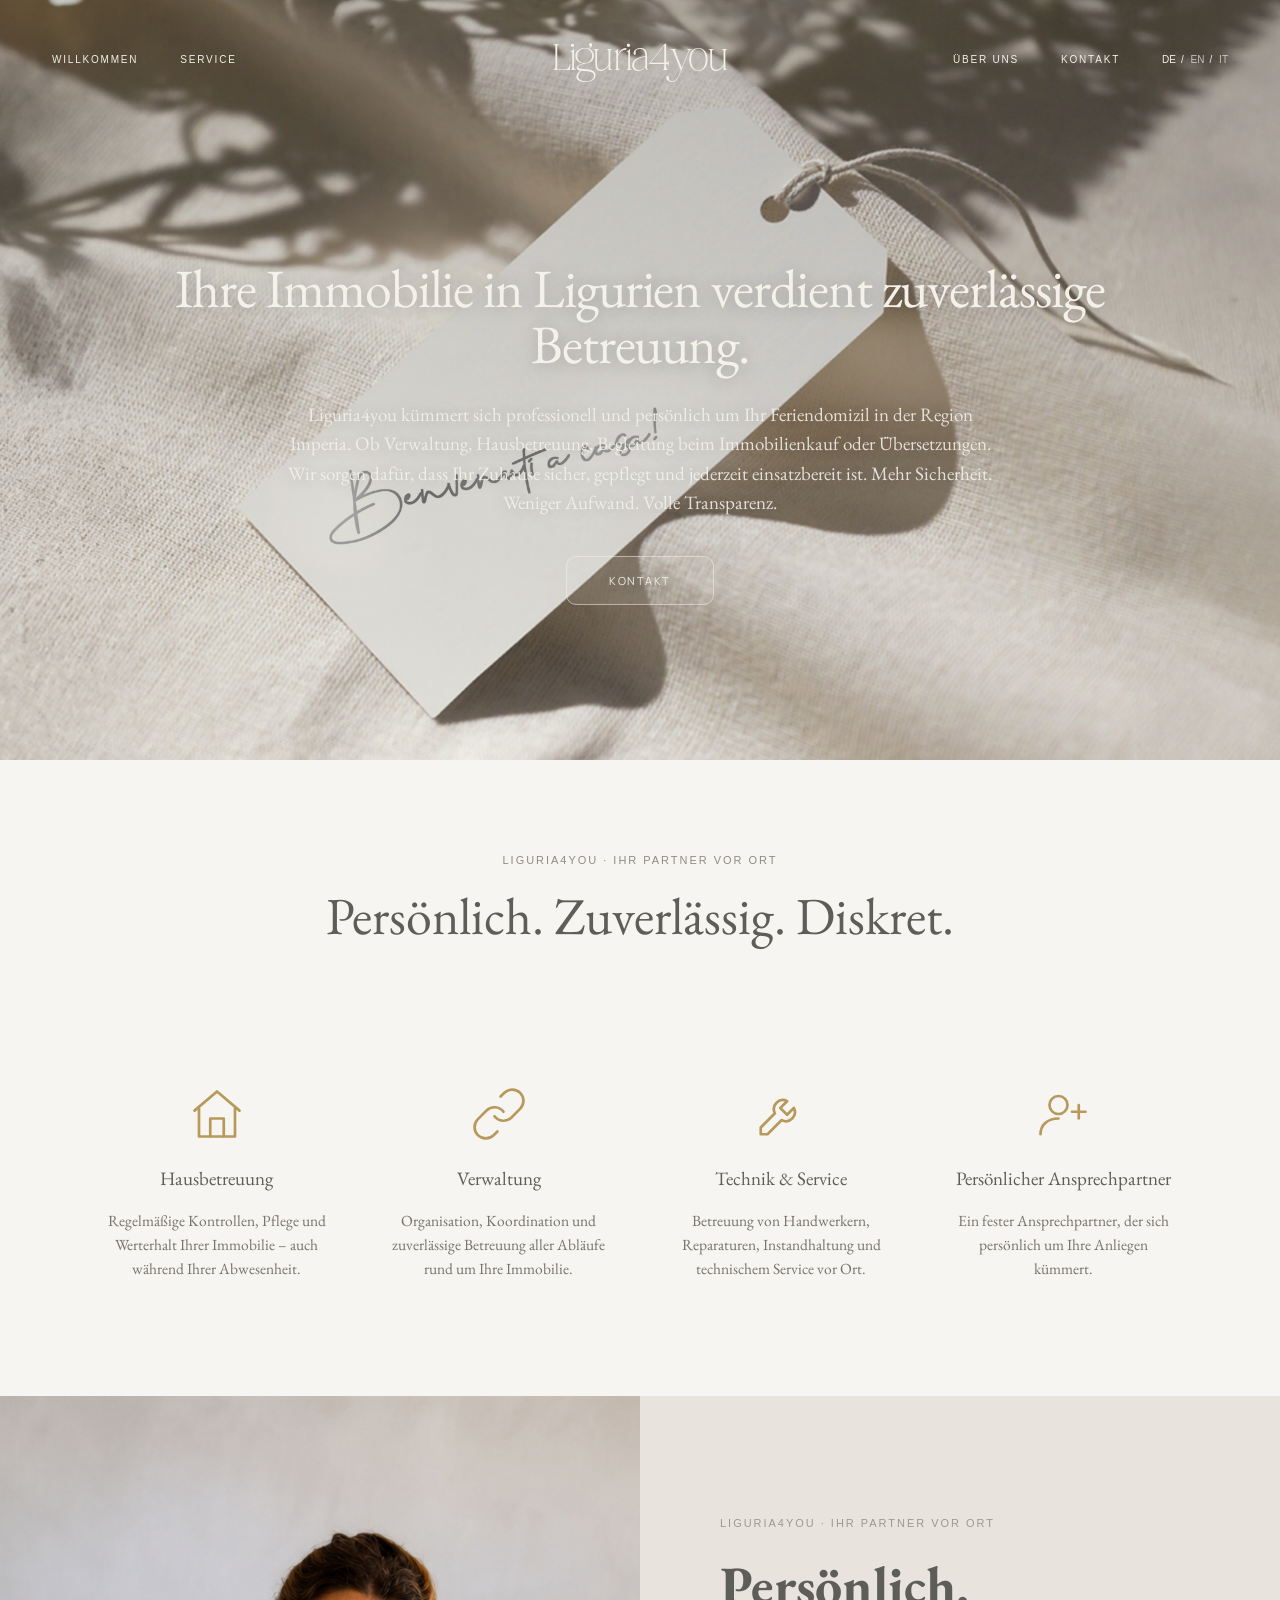
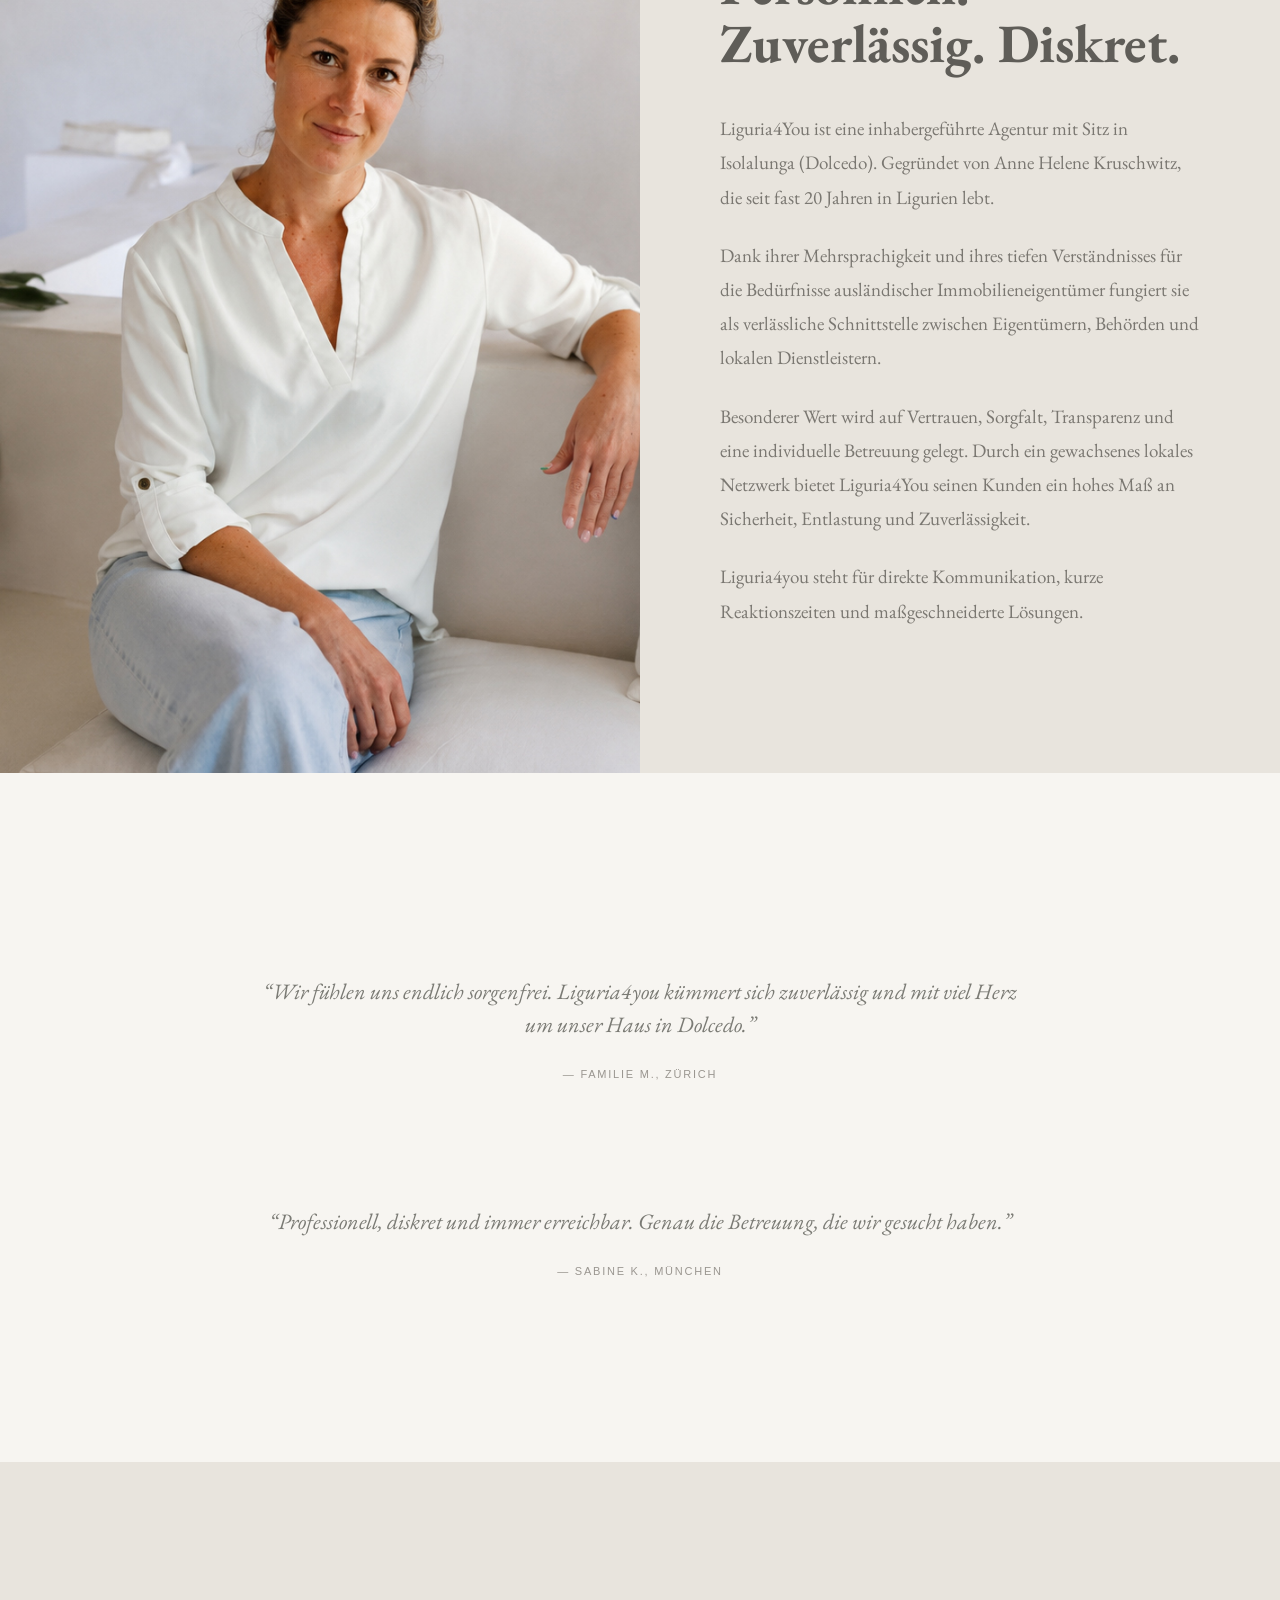
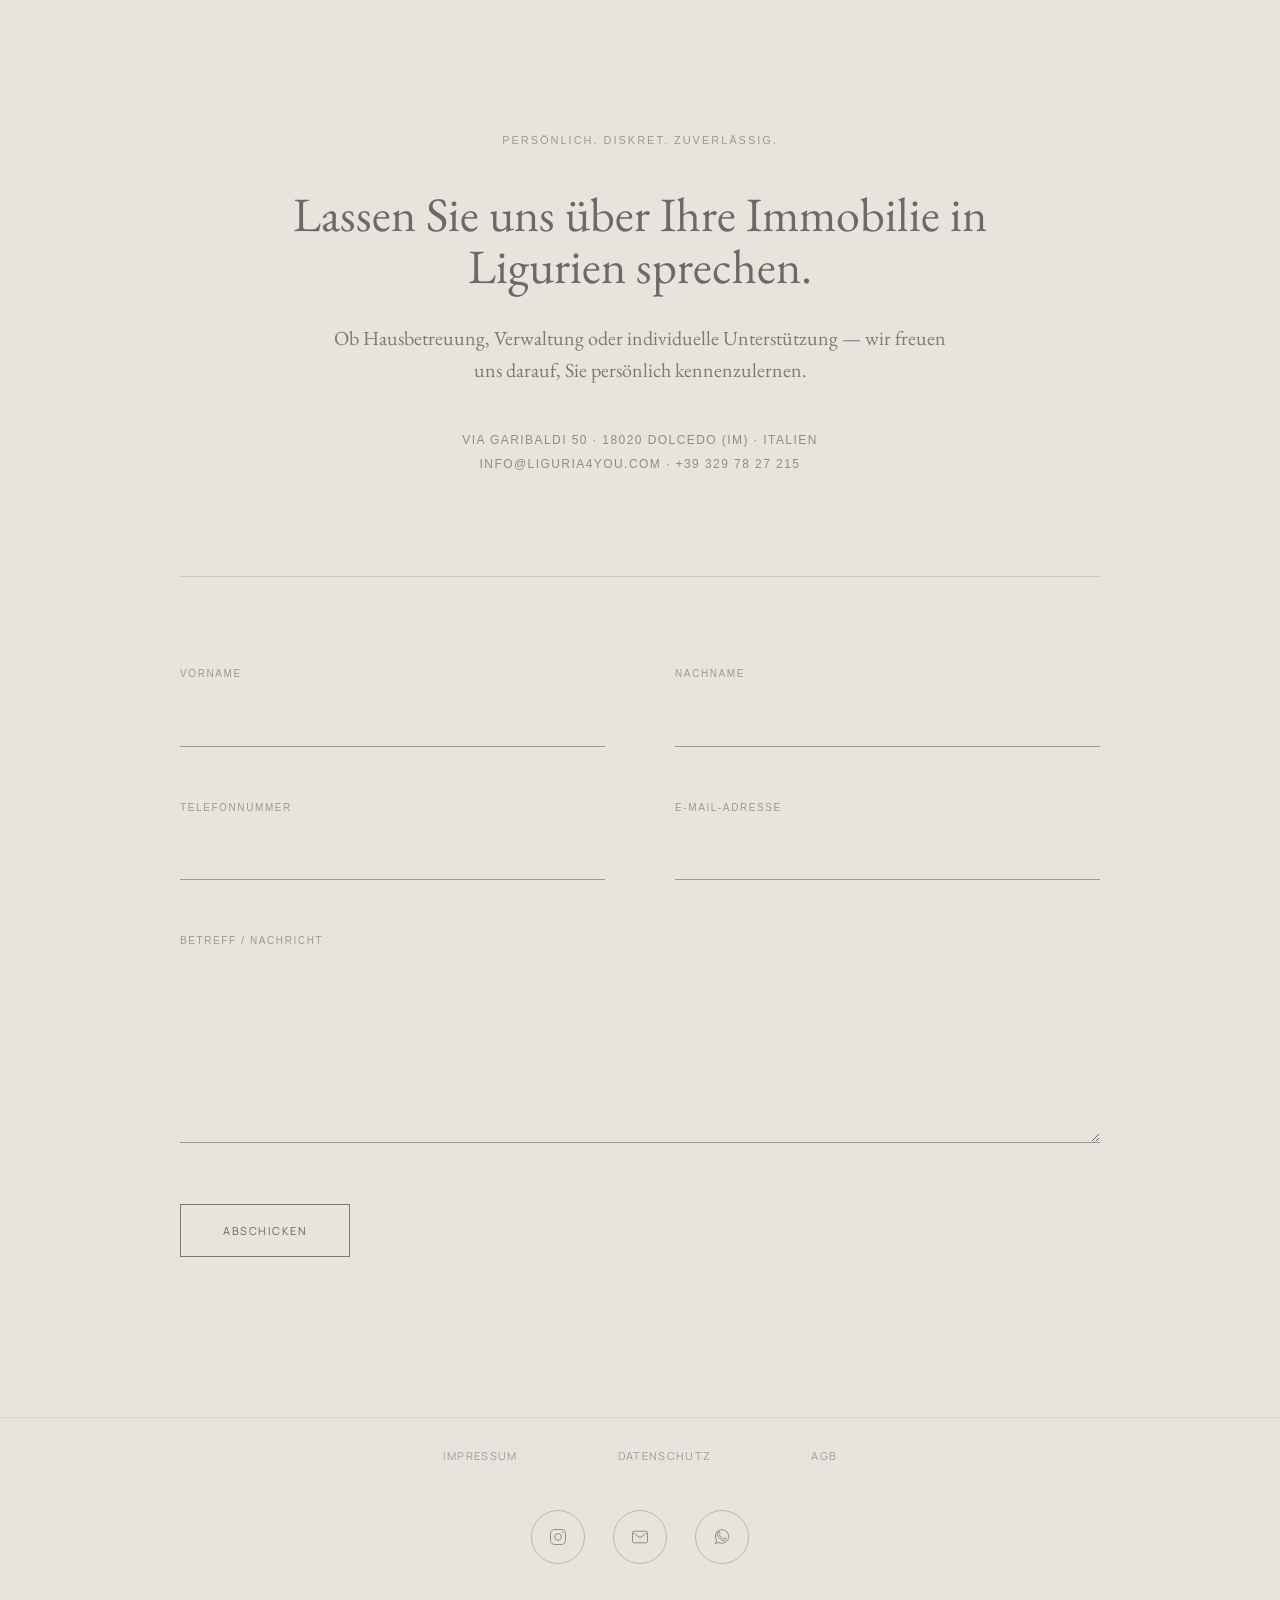
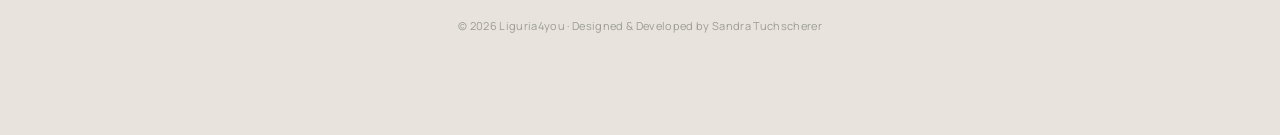
<file: index.html>
<!doctype html>
<html lang="de">
<head>
  <link
  rel="stylesheet"
  href="https://cdnjs.cloudflare.com/ajax/libs/font-awesome/6.5.1/css/all.min.css"
/>
  <meta charset="utf-8" />
  <meta name="viewport" content="width=device-width, initial-scale=1" />
  <title>Liguria4you</title>
  <meta name="description" content="Professionelle Betreuung Ihrer Immobilie in Ligurien." />
  <link rel="preconnect" href="https://fonts.googleapis.com">
  <link rel="preconnect" href="https://fonts.gstatic.com" crossorigin>
  <link href="https://fonts.googleapis.com/css2?family=EB+Garamond:ital,wght@0,400;0,500;1,400&family=Manrope:wght@300;400;500;600&display=swap" rel="stylesheet">
  <link rel="stylesheet" href="style.css" />
</head>
<body>
  <header class="hero" id="home">
     <nav class="nav">
      <div class="nav-left">
        <a href="#home" data-i18n="navWelcome">Willkommen</a>
        <a href="#service" data-i18n="navService">Service</a>
      </div>
      <a class="brand" href="#home">Liguria4you</a>
      <div class="nav-right">
        <a href="#about" data-i18n="navAbout">Über uns</a>
        <a href="#contact" data-i18n="navContact">Kontakt</a>
        <div class="language-switch">
          <button type="button" data-lang="de" class="active">DE</button><span>/</span>
          <button type="button" data-lang="en">EN</button><span>/</span>
          <button type="button" data-lang="it">IT</button>
        </div>
      </div>
    </nav>


    <div class="hero-content">
      <h1 data-i18n="heroTitle">Ihre Immobilie in Ligurien verdient zuverlässige Betreuung.</h1>
      <p data-i18n="heroText">Liguria4you kümmert sich professionell und persönlich um Ihr Feriendomizil in der Region Imperia. Ob Verwaltung, Hausbetreuung, Begleitung beim Immobilienkauf oder Übersetzungen. Wir sorgen dafür, dass Ihr Zuhause sicher, gepflegt und jederzeit einsatzbereit ist. Mehr Sicherheit. Weniger Aufwand. Volle Transparenz.</p>
      <a class="button ghost" href="#contact" data-i18n="heroButton">Kontakt</a>
    </div>
  </header>

  <main>
<section class="services" id="service">

<div class="services-intro">
  <h2>
    <span class="services-kicker">LIGURIA4YOU · IHR PARTNER VOR ORT</span>
    Persönlich. Zuverlässig. Diskret.
  </h2>
</div>

  <article>
    <div class="service-icon">
      <!-- Haus -->
      <svg xmlns="http://www.w3.org/2000/svg" width="40" height="40"
        viewBox="0 0 24 24" fill="none" stroke="#B79A5B"
        stroke-width="1.2" stroke-linecap="round" stroke-linejoin="round">
        <path d="M2 10.5L12 2l10 8.5"/>
        <path d="M4 9.5V22h16V9.5"/>
        <path d="M9 22v-8h6v8"/>
      </svg>
    </div>

    <h3>Hausbetreuung</h3>

    <p>
      Regelmäßige Kontrollen, Pflege und Werterhalt Ihrer Immobilie –
      auch während Ihrer Abwesenheit.
    </p>
  </article>

  <article>
    <div class="service-icon">
      <!-- Verwaltung -->
      <svg xmlns="http://www.w3.org/2000/svg" width="40" height="40"
        viewBox="0 0 24 24" fill="none" stroke="#B79A5B"
        stroke-width="1.2" stroke-linecap="round" stroke-linejoin="round">
        <path d="M10 13a5 5 0 0 0 7.54.54l3.92-3.92a5 5 0 0 0-7.07-7.07L12.7 4.25"/>
        <path d="M14 11a5 5 0 0 0-7.54-.54L2.54 14.38a5 5 0 0 0 7.07 7.07l1.69-1.69"/>
      </svg>
    </div>

    <h3>Verwaltung</h3>

    <p>
      Organisation, Koordination und zuverlässige Betreuung aller
      Abläufe rund um Ihre Immobilie.
    </p>
  </article>

  <article>
    <div class="service-icon">
      <!-- Werkzeug -->
      <svg xmlns="http://www.w3.org/2000/svg" width="40" height="40"
        viewBox="0 0 24 24" fill="none" stroke="#B79A5B"
        stroke-width="1.2" stroke-linecap="round" stroke-linejoin="round">
        <path d="M14.7 6.3a4 4 0 0 0-5.4 5.4L3 18v3h3l6.3-6.3a4 4 0 0 0 5.4-5.4l-3 3-3-3 3-3z"/>
      </svg>
    </div>

    <h3>Technik &amp; Service</h3>

    <p>
      Betreuung von Handwerkern, Reparaturen,
      Instandhaltung und technischem Service vor Ort.
    </p>
  </article>

  <article>
    <div class="service-icon">
      <!-- Ansprechpartner -->
      <svg xmlns="http://www.w3.org/2000/svg" width="40" height="40"
        viewBox="0 0 24 24" fill="none" stroke="#B79A5B"
        stroke-width="1.2" stroke-linecap="round" stroke-linejoin="round">
        <circle cx="10" cy="8" r="4"/>
        <path d="M2 21c0-4 3-7 8-7"/>
        <path d="M19 8v6"/>
        <path d="M16 11h6"/>
      </svg>
    </div>

    <h3>Persönlicher Ansprechpartner</h3>

    <p>
      Ein fester Ansprechpartner, der sich persönlich
      um Ihre Anliegen kümmert.
    </p>
  </article>

</section>



<section class="about-section" id="about">
  <div class="about-image">
    <img src="about.jpg" alt="Anne Helene Kruschwitz">
  </div>

  <div class="about-text">
    <span>LIGURIA4YOU · IHR PARTNER VOR ORT</span>

    <h2>Persönlich. Zuverlässig. Diskret.</h2>

    <p data-i18n="aboutIntro">Liguria4You ist eine inhabergeführte Agentur mit Sitz in Isolalunga (Dolcedo). Gegründet von Anne Helene Kruschwitz, die seit fast 20 Jahren in Ligurien lebt.</p>

    <p data-i18n="aboutText1">Dank ihrer Mehrsprachigkeit und ihres tiefen Verständnisses für die Bedürfnisse ausländischer Immobilieneigentümer fungiert sie als verlässliche Schnittstelle zwischen Eigentümern, Behörden und lokalen Dienstleistern.</p>

    <p data-i18n="aboutText2">Besonderer Wert wird auf Vertrauen, Sorgfalt, Transparenz und eine individuelle Betreuung gelegt. Durch ein gewachsenes lokales Netzwerk bietet Liguria4You seinen Kunden ein hohes Maß an Sicherheit, Entlastung und Zuverlässigkeit.</p>

    <p class="claim" data-i18n="aboutClaim">Liguria4you steht für direkte Kommunikation, kurze Reaktionszeiten und maßgeschneiderte Lösungen.</p>


  </div>
</section>
<section class="testimonials">
  <div class="testimonial">
    <p>
      “Wir fühlen uns endlich sorgenfrei.
      Liguria4you kümmert sich zuverlässig und mit viel Herz um unser Haus in Dolcedo.”
    </p>
    <span>— Familie M., Zürich</span>
  </div>

  <div class="testimonial">
    <p>
      “Professionell, diskret und immer erreichbar.
      Genau die Betreuung, die wir gesucht haben.”
    </p>
    <span>— Sabine K., München</span>
  </div>
</section>
    <section class="contact" id="contact">
<div class="contact-intro">
  <p class="contact-eyebrow">
    Persönlich. Diskret. Zuverlässig.
  </p>

  <h2>
    Lassen Sie uns über Ihre Immobilie in Ligurien sprechen.
  </h2>

  <p class="contact-text">
    Ob Hausbetreuung, Verwaltung oder individuelle Unterstützung —
    wir freuen uns darauf, Sie persönlich kennenzulernen.
  </p>

  <address>
    VIA GARIBALDI 50 · 18020 DOLCEDO (IM) · ITALIEN<br>
    <a href="mailto:info@liguria4you.com">
      INFO@LIGURIA4YOU.COM
    </a>
    ·
    <a href="tel:+393297827215">
      +39 329 78 27 215
    </a>
  </address>
</div>      
      <form
  action="https://formspree.io/f/mdajbqbb"
        method="POST"
        <input type="hidden" name="_subject" value="Neue Anfrage über Liguria4you">
        <input type="hidden" name="_captcha" value="false">
        <input type="hidden" name="_template" value="table">
        <div class="field"><label data-i18n="formFirst">Vorname</label><input name="Vorname" type="text" required></div>
        <div class="field"><label data-i18n="formLast">Nachname</label><input name="Nachname" type="text" required></div>
        <div class="field"><label data-i18n="formPhone">Telefonnummer</label><input name="Telefon" type="tel"></div>
        <div class="field"><label data-i18n="formEmail">E-Mail-Adresse</label><input name="E-Mail" type="email" required></div>
        <div class="field full"><label data-i18n="formSubject">Betreff / Nachricht</label><textarea name="Nachricht" required></textarea></div>
        <button class="button submit" type="submit" data-i18n="formSubmit">Abschicken</button>
      </form>
    </section>
  </main>
<footer>
  <div class="footer-links">
    <a href="impressum.html" data-i18n="footerImprint">Impressum</a>
    <a href="datenschutz.html" data-i18n="footerPrivacy">Datenschutz</a>
    <a href="agb.html">AGB</a>
  </div>

  <div class="social-links">
    <a href="https://instagram.com" target="_blank" aria-label="Instagram">
      <svg viewBox="0 0 24 24" width="18" height="18" fill="none" stroke="currentColor" stroke-width="1.2">
        <rect x="3" y="3" width="18" height="18" rx="5"></rect>
        <circle cx="12" cy="12" r="4"></circle>
        <circle cx="17.5" cy="6.5" r="0.8" fill="currentColor" stroke="none"></circle>
      </svg>
    </a>

    <a href="mailto:info@liguria4you.com" aria-label="Email">
      <svg viewBox="0 0 24 24" width="18" height="18" fill="none" stroke="currentColor" stroke-width="1.2">
        <rect x="3" y="5" width="18" height="14" rx="2"></rect>
        <path d="M4 7l8 6 8-6"></path>
      </svg>
    </a>

    <a href="https://wa.me/393297827215" target="_blank" aria-label="WhatsApp">
      <svg viewBox="0 0 24 24" width="18" height="18" fill="none" stroke="currentColor" stroke-width="1.2">
        <path d="M20 11.5a8 8 0 0 1-11.8 7L4 20l1.5-4.1A8 8 0 1 1 20 11.5z"></path>
        <path d="M9 8.8c.3 2.5 2 4.4 4.4 5.2l1.2-1.2 2 .5-.3 2c-.2.8-1 1.2-1.8 1.1-4.4-.7-7.8-4.1-8.5-8.5-.1-.8.3-1.6 1.1-1.8l2-.3.5 2L9 8.8z"></path>
      </svg>
    </a>
  </div>

  <p>
    © 2026 Liguria4you · Designed & Developed by Sandra Tuchscherer
  </p>
</footer>
</file>
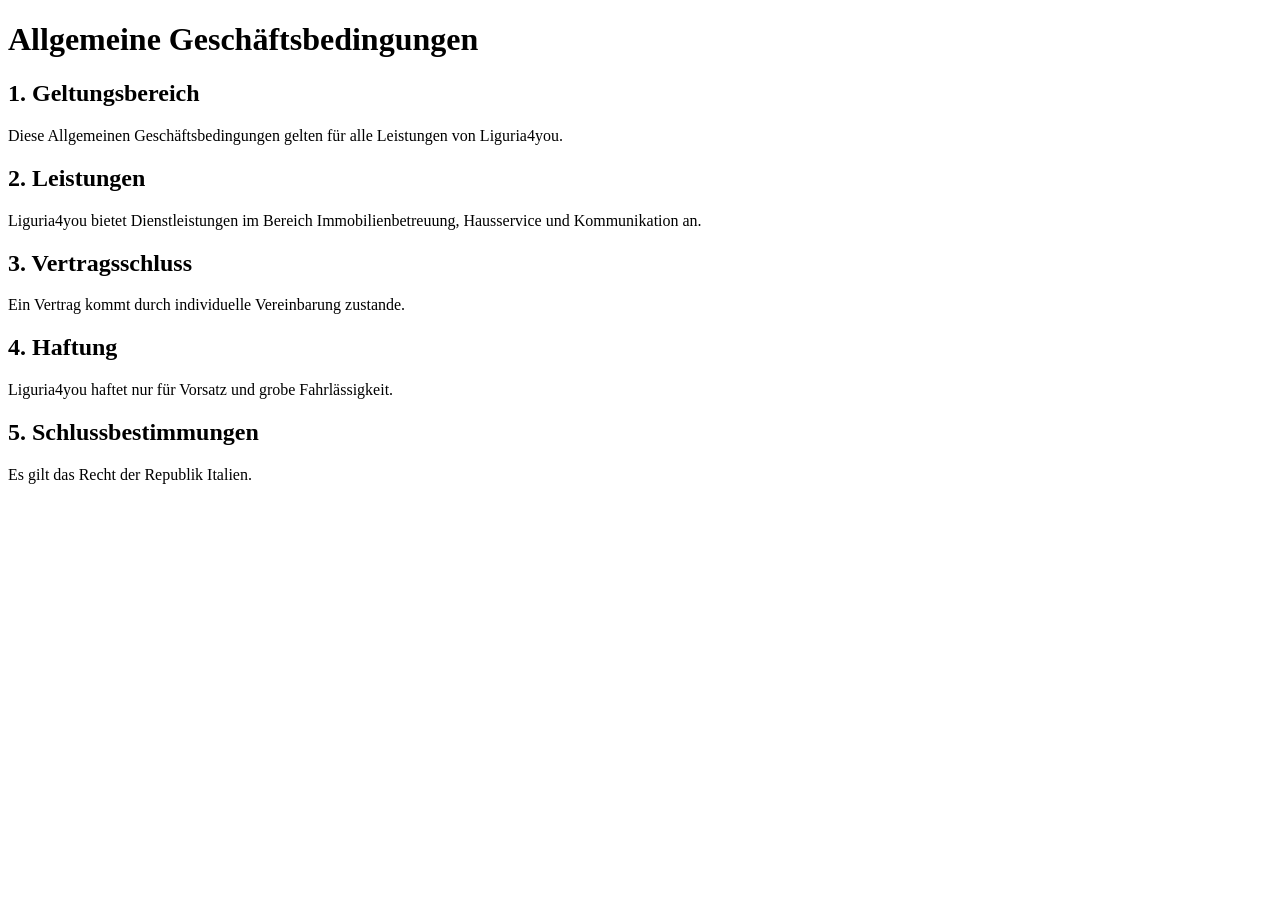
<file: agb.html>
<!DOCTYPE html>
<html lang="de">
<head>
<meta charset="UTF-8">
<title>AGB</title>
</head>
<body>

<h1>Allgemeine Geschäftsbedingungen</h1>

<h2>1. Geltungsbereich</h2>
<p>
Diese Allgemeinen Geschäftsbedingungen gelten für alle Leistungen von Liguria4you.
</p>

<h2>2. Leistungen</h2>
<p>
Liguria4you bietet Dienstleistungen im Bereich Immobilienbetreuung, Hausservice und Kommunikation an.
</p>

<h2>3. Vertragsschluss</h2>
<p>
Ein Vertrag kommt durch individuelle Vereinbarung zustande.
</p>

<h2>4. Haftung</h2>
<p>
Liguria4you haftet nur für Vorsatz und grobe Fahrlässigkeit.
</p>

<h2>5. Schlussbestimmungen</h2>
<p>
Es gilt das Recht der Republik Italien.
</p>

</body>
</html>
</file>
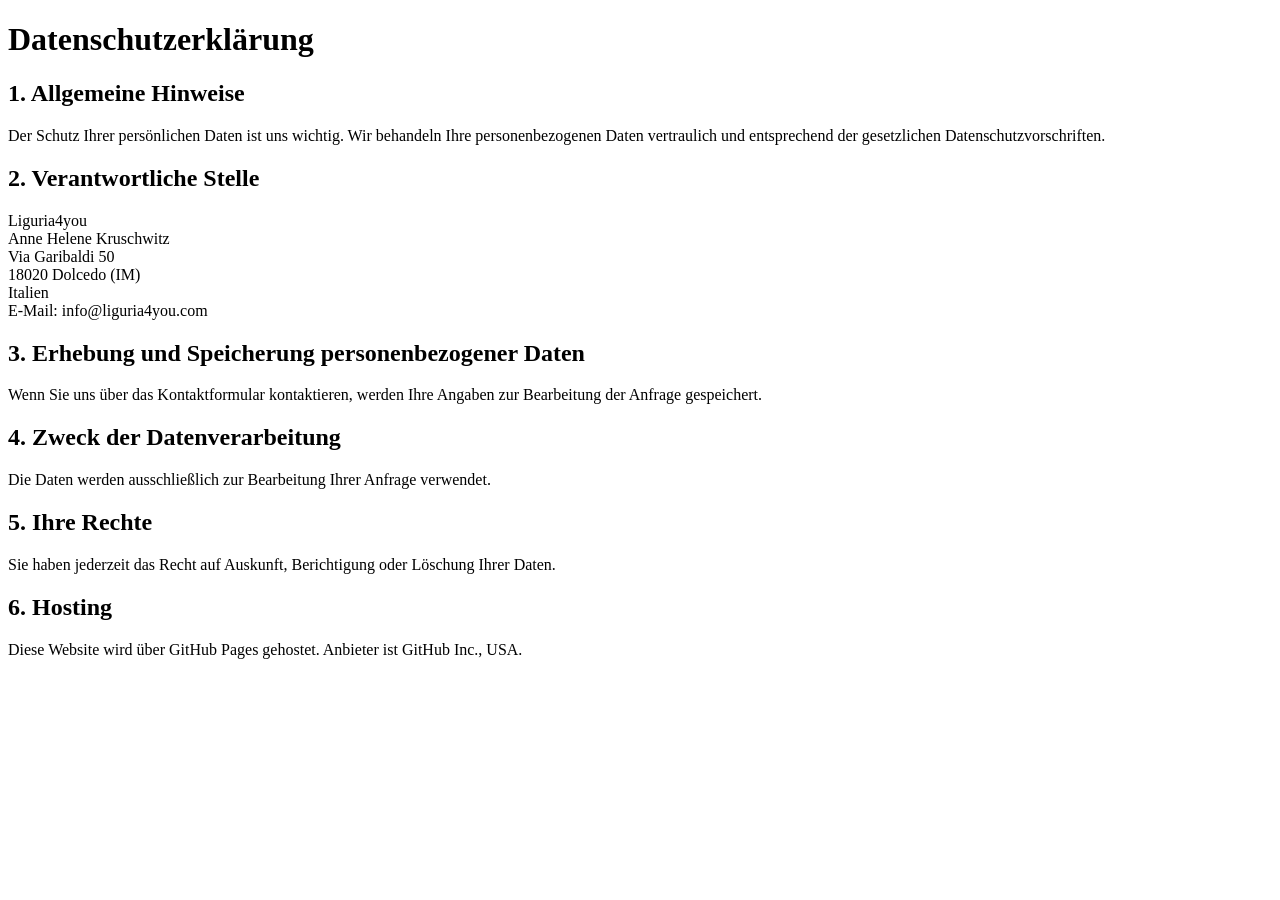
<file: datenschutz.html>
<!DOCTYPE html>
<html lang="de">
<head>
<meta charset="UTF-8">
<title>Datenschutz</title>
</head>
<body>

<h1>Datenschutzerklärung</h1>

<h2>1. Allgemeine Hinweise</h2>
<p>
Der Schutz Ihrer persönlichen Daten ist uns wichtig. Wir behandeln Ihre personenbezogenen Daten vertraulich und entsprechend der gesetzlichen Datenschutzvorschriften.
</p>

<h2>2. Verantwortliche Stelle</h2>
<p>
Liguria4you<br>
Anne Helene Kruschwitz<br>
Via Garibaldi 50<br>
18020 Dolcedo (IM)<br>
Italien<br>
E-Mail: info@liguria4you.com
</p>

<h2>3. Erhebung und Speicherung personenbezogener Daten</h2>
<p>
Wenn Sie uns über das Kontaktformular kontaktieren, werden Ihre Angaben zur Bearbeitung der Anfrage gespeichert.
</p>

<h2>4. Zweck der Datenverarbeitung</h2>
<p>
Die Daten werden ausschließlich zur Bearbeitung Ihrer Anfrage verwendet.
</p>

<h2>5. Ihre Rechte</h2>
<p>
Sie haben jederzeit das Recht auf Auskunft, Berichtigung oder Löschung Ihrer Daten.
</p>

<h2>6. Hosting</h2>
<p>
Diese Website wird über GitHub Pages gehostet. Anbieter ist GitHub Inc., USA.
</p>

</body>
</html>
</file>
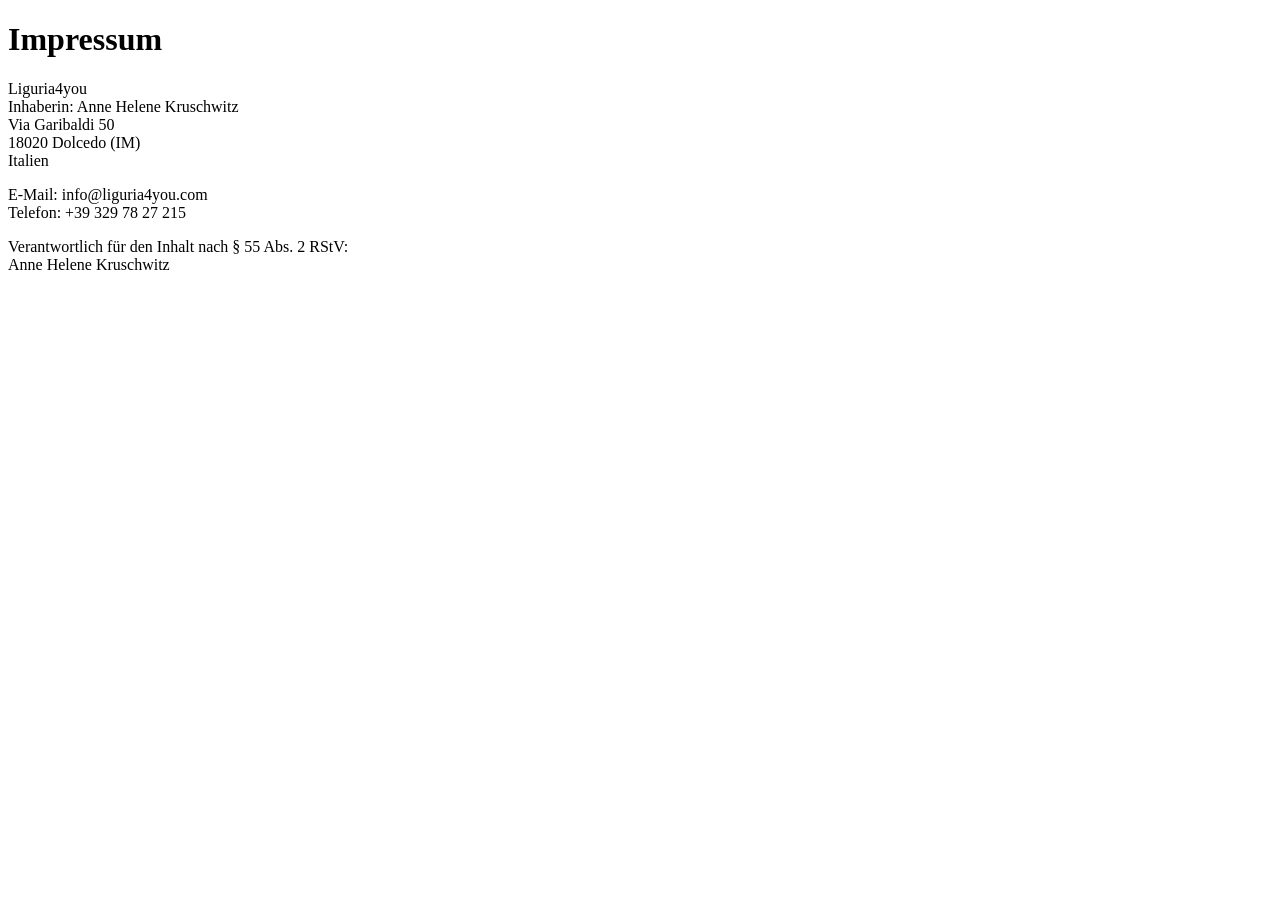
<file: impressum.html>
<!DOCTYPE html>
<html lang="de">
<head>
<meta charset="UTF-8">
<title>Impressum</title>
</head>
<body>

<h1>Impressum</h1>

<p>
Liguria4you<br>
Inhaberin: Anne Helene Kruschwitz<br>
Via Garibaldi 50<br>
18020 Dolcedo (IM)<br>
Italien
</p>

<p>
E-Mail: info@liguria4you.com<br>
Telefon: +39 329 78 27 215
</p>

<p>
Verantwortlich für den Inhalt nach § 55 Abs. 2 RStV:<br>
Anne Helene Kruschwitz
</p>

</body>
</html>
</file>
<file: style.css>
@font-face {
  font-family: "Crosela";
  src: url("CroselaTypeface-Regular.otf") format("opentype");
  font-weight: 400;
  font-style: normal;
  font-display: swap;
}

* {
  box-sizing: border-box;
}

html {
  scroll-behavior: smooth;
}

body {
  margin: 0;
background: #e8e4dd;
  color: #73736d;
  font-family: "EB Garamond", serif;
  font-size: 18px;
  line-height: 1.45;
}

a {
  color: inherit;
  text-decoration: none;
}
.hero {
  min-height: 760px;
  margin-top: 0;
  background:
    linear-gradient(rgba(45, 42, 38, 0.18), rgba(232, 228, 221, 0.03)),
    url("header.jpg") center 42% / cover no-repeat;
  position: relative;
  color: #f3f0e7;
}

.nav {
  position: absolute;
  top: 0;
  left: 0;
  right: 0;
  display: grid;
  grid-template-columns: 1fr auto 1fr;
  align-items: center;
  padding: 30px 52px;
  font-family: "Montserrat", sans-serif;
  text-transform: uppercase;
  font-size: 10px;
  letter-spacing: 0.18em;
  font-weight: 400;
background: transparent;
  z-index: 1000;
}

.nav-left,
.nav-right {
  display: flex;
  gap: 42px;
  align-items: center;
}

.nav-right {
  justify-content: flex-end;
}

.brand {
  font-family: "Crosela";
  font-size: 42px;
  font-weight: 400;
  letter-spacing: 0;
  text-transform: none;
}

.language-switch {
  display: flex;
  gap: 5px;
}

.language-switch button {
  border: 0;
  background: transparent;
  color: inherit;
  font: inherit;
  cursor: pointer;
  padding: 0;
  opacity: 0.72;
}

.language-switch button.active {
  opacity: 1;
}

.hero-content {
  position: absolute;
  left: 50%;
  top: 56%;
  transform: translate(-50%, -50%);
  width: min(960px, 86vw);
  text-align: center;
  text-shadow: 0 1px 18px rgba(0, 0, 0, 0.22);
}

h1 {
  font-size: 54px;
  line-height: 1.04;
  font-weight: 400;
  letter-spacing: -0.02em;
  margin: 0 0 28px;
  color: #f4f1eb;
}

.hero p {
  max-width: 720px;
  margin: 0 auto 48px;
  font-size: 19px;
  line-height: 1.55;
  color: rgba(244, 241, 235, 0.88);
}
.button {
  font-family: Manrope, sans-serif;
  text-transform: uppercase;
  letter-spacing: 0.14em;
  font-size: 11px;
}

.ghost {
  border: 1px solid rgba(244, 241, 235, 0.55);
  border-radius: 10px;
  padding: 16px 42px;
  background: rgba(232, 230, 223, 0.10);
  color: #f4f1eb;
  transition: all 0.35s ease;
  backdrop-filter: blur(3px);
}
.services {
  background: #f7f5f1;
  padding: 95px 8vw 115px;
  display: grid;
  grid-template-columns: repeat(4, 1fr);
  gap: 54px;
  text-align: center;
}

.services-intro {
  grid-column: 1 / -1;
  width: 100%;
  text-align: center;
  margin: 0 auto 90px;
}

.services-intro p {
  font-family: "Montserrat", sans-serif;
  text-transform: uppercase;
  letter-spacing: 0.18em;
  font-size: 11px;
  color: #8f8b85;
  margin: 0 0 28px;
  white-space: nowrap;

  width: auto;
}

.services-intro h2 {
  font-family: "EB Garamond", serif;
  font-size: 52px;
  line-height: 1.05;
  font-weight: 400;
  text-align: center;
  color: #5f5d58;
  margin: 0;
}

.services-intro h2 span {
  display: block;
  font-family: "Montserrat", sans-serif;
  text-transform: uppercase;
  letter-spacing: 0.18em;
  font-size: 11px;
  color: #8f8b85;
  margin-bottom: 22px;
}

.services article {
  display: flex;
  flex-direction: column;
  align-items: center;
}

.service-icon {
  display: flex;
  justify-content: center;
  align-items: center;
  margin-bottom: 24px;
}

.service-icon svg {
  width: 38px;
  height: 38px;
  stroke-width: 1.2;
}

.services h3 {
  font-size: 19px;
  font-weight: 400;
  color: #5f5d58;
  margin: 0 0 16px;
}

.services p {
  font-size: 15.5px;
  line-height: 1.55;
  color: #77736d;
  max-width: 230px;
  margin: 0 auto;
}

@font-face {
  font-family: "Crosela";
  src: url("CroselaTypeface-Regular.otf") format("opentype");
  font-weight: 400;
  font-style: normal;
  font-display: swap;
}

* {
  box-sizing: border-box;
}

html {
  scroll-behavior: smooth;
}

body {
  margin: 0;
background: #e8e4dd;
  color: #73736d;
  font-family: "EB Garamond", serif;
  font-size: 18px;
  line-height: 1.45;
}

a {
  color: inherit;
  text-decoration: none;
}
.hero {
  min-height: 760px;
  margin-top: 0;
  background:
    linear-gradient(rgba(45, 42, 38, 0.18), rgba(232, 228, 221, 0.03)),
    url("header.jpg") center 42% / cover no-repeat;
  position: relative;
  color: #f3f0e7;
}

.nav {
  position: absolute;
  top: 0;
  left: 0;
  right: 0;
  display: grid;
  grid-template-columns: 1fr auto 1fr;
  align-items: center;
  padding: 30px 52px;
  font-family: "Montserrat", sans-serif;
  text-transform: uppercase;
  font-size: 10px;
  letter-spacing: 0.18em;
  font-weight: 400;
background: transparent;
  z-index: 1000;
}

.nav-left,
.nav-right {
  display: flex;
  gap: 42px;
  align-items: center;
}

.nav-right {
  justify-content: flex-end;
}

.brand {
  font-family: "Crosela";
  font-size: 42px;
  font-weight: 400;
  letter-spacing: 0;
  text-transform: none;
}

.language-switch {
  display: flex;
  gap: 5px;
}

.language-switch button {
  border: 0;
  background: transparent;
  color: inherit;
  font: inherit;
  cursor: pointer;
  padding: 0;
  opacity: 0.72;
}

.language-switch button.active {
  opacity: 1;
}

.hero-content {
  position: absolute;
  left: 50%;
  top: 56%;
  transform: translate(-50%, -50%);
  width: min(960px, 86vw);
  text-align: center;
  text-shadow: 0 1px 18px rgba(0, 0, 0, 0.22);
}

h1 {
  font-size: 54px;
  line-height: 1.04;
  font-weight: 400;
  letter-spacing: -0.02em;
  margin: 0 0 28px;
  color: #f4f1eb;
}

.hero p {
  max-width: 720px;
  margin: 0 auto 48px;
  font-size: 19px;
  line-height: 1.55;
  color: rgba(244, 241, 235, 0.88);
}
.button {
  font-family: Manrope, sans-serif;
  text-transform: uppercase;
  letter-spacing: 0.14em;
  font-size: 11px;
}

.ghost {
  border: 1px solid rgba(244, 241, 235, 0.55);
  border-radius: 10px;
  padding: 16px 42px;
  background: rgba(232, 230, 223, 0.10);
  color: #f4f1eb;
  transition: all 0.35s ease;
  backdrop-filter: blur(3px);
}
.services {
  background: #f7f5f1;
  padding: 95px 8vw 115px;
  display: grid;
  grid-template-columns: repeat(4, 1fr);
  gap: 54px;
  text-align: center;
}

.services-intro {
  grid-column: 1 / -1;
  width: 100%;
  text-align: center;
  margin: 0 auto 90px;
}

.services-intro p {
  font-family: "Montserrat", sans-serif;
  text-transform: uppercase;
  letter-spacing: 0.18em;
  font-size: 11px;
  color: #8f8b85;
  margin: 0 0 28px;
  white-space: nowrap;

  width: auto;
}

.services-intro h2 {
  font-family: "EB Garamond", serif;
  font-size: 52px;
  line-height: 1.05;
  font-weight: 400;
  text-align: center;
  color: #5f5d58;
  margin: 0;
}

.services-intro h2 span {
  display: block;
  font-family: "Montserrat", sans-serif;
  text-transform: uppercase;
  letter-spacing: 0.18em;
  font-size: 11px;
  color: #8f8b85;
  margin-bottom: 22px;
}

.services article {
  display: flex;
  flex-direction: column;
  align-items: center;
}

.service-icon {
  display: flex;
  justify-content: center;
  align-items: center;
  margin-bottom: 24px;
}

.service-icon svg {
  width: 38px;
  height: 38px;
  stroke-width: 1.2;
}

.services h3 {
  font-size: 19px;
  font-weight: 400;
  color: #5f5d58;
  margin: 0 0 16px;
}

.services p {
  font-size: 15.5px;
  line-height: 1.55;
  color: #77736d;
  max-width: 230px;
  margin: 0 auto;
}

@media (max-width: 760px) {
  .services {
    grid-template-columns: 1fr;
    padding: 80px 32px;
  }
 }

.image-band img {
  display: block;
  width: 100%;
  height: 700px;
  object-fit: cover;
  object-position: center;
}

.about {
  max-width: 910px;
  margin: 0 auto;
  text-align: center;
  padding: 118px 26px 72px;
}

.about p {
  margin: 0 auto 54px;
  max-width: 860px;
  font-size: 22px;
  color: #7e7e78;
}

.about-section {
  display: grid;
  grid-template-columns: 50% 50%;
  background: #e8e4dd;
  min-height: 760px;
  align-items: stretch;
}

.about-image {
  height: 100%;
}

.about-image img {
  width: 100%;
  height: 100%;
  min-height: 760px;
  object-fit: cover;
  object-position: center;
  display: block;
}



.about-text {
  background: #e8e4dd;
  padding: 120px 80px;
    max-width: none;
  width: 100%;
  display: flex;
  flex-direction: column;
  justify-content: center;
}
.about-text span {
  font-family: "Montserrat", sans-serif;
  text-transform: uppercase;
  letter-spacing: 0.18em;
  font-size: 11px;
  color: #9b9892;
  margin-bottom: 24px;
}
.about-text h2 {
   font-size: 54px;
  line-height: 1.08;
  color: #5f5d58;
  margin: 0 0 40px;
}

.about-text p {
  font-size: 19px;
  line-height: 1.8;
  color: #7a7771;
  margin: 0 0 24px;
  max-width: 700px;
}

.signature {
  margin-top: 30px;
  font-family: "Oooh Baby", cursive;
  font-size: 64px;
  line-height: 1;
  color: #6d6a65;
  font-weight: 400;
}

address {
  font-family: Manrope, sans-serif;
  font-style: normal;
  font-size: 12px;
  line-height: 2.1;
  letter-spacing: 0.1em;
  color: #90908b;
}

.contact {
  padding: 120px 8vw 160px;
background: #e8e4dd;
}

form {
  max-width: 920px;
  margin: 0 auto;
  border-top: 1px solid #c9c6bf;
  padding-top: 90px;
  display: grid;
  grid-template-columns: 1fr 1fr;
  gap: 54px 70px;

}

label {
  display: block;
  font-family: "Montserrat", sans-serif;
  text-transform: uppercase;
  letter-spacing: 0.16em;
  font-size: 10px;
  color: #9c9992;
  margin-bottom: 14px;
}
input,
textarea {
  width: 100%;
  border: none;
  border-bottom: 1px solid #9d9a93;
  background: transparent;
  padding: 14px 0;
  font: 17px "EB Garamond", serif;
  color: #5f5d58;
  outline: none;
}
textarea {
  min-height: 180px;
  resize: vertical;
  border: none;
  border-bottom: 1px solid #9d9a93;
}

.full {
  grid-column: 1 / -1;
}

.submit {
  grid-column: 1 / -1;
  border: 1px solid #7c7973;
  background: transparent;
  color: #66635d;
  padding: 18px 42px;
  cursor: pointer;
  width: fit-content;
  transition: all 0.3s ease;
}

.submit:hover {
  background: #7c7973;
  color: #f4f1eb;
}

footer {
  text-align: center;
  padding: 30px 24px 90px;
  font-family: Manrope, sans-serif;
  text-transform: uppercase;
  letter-spacing: 0.12em;
  font-size: 11px;
  color: #9b9b96;
  border-top: 1px solid rgba(120, 116, 109, 0.12);
}

footer div {
  display: flex;
  justify-content: center;
  gap: 100px;
  margin-bottom: 44px;
}

footer p {
  text-transform: none;
  letter-spacing: 0.03em;
}

@media (max-width: 760px) {
  .hero {
    min-height: 720px;
  }

  .nav {
    position: relative;
    padding: 24px;
    display: flex;
    flex-wrap: wrap;
    gap: 22px;
    justify-content: center;
    background: rgba(65, 61, 55, 0.25);
  }

  .nav-left,
  .nav-right {
    gap: 18px;
    flex-wrap: wrap;
    justify-content: center;
  }
.nav a {
  transition: opacity 0.3s ease;
}
.nav a:hover {
  opacity: 0.55;
}
  .brand {
    order: -1;
    width: 100%;
    text-align: center;
    font-size: 35px;
  }

.hero-content {
  position: absolute;
  left: 50%;
  top: 56%;
  transform: translate(-50%, -50%);
  width: min(960px, 86vw);
  text-align: center;
  text-shadow: 0 1px 18px rgba(0, 0, 0, 0.22);
}

.hero p {
  max-width: 720px;
  margin: 0 auto 48px;
  font-size: 19px;
  line-height: 1.55;
  color: rgba(244, 241, 235, 0.88);
}

 .hero h1 {
  font-size: 54px;
  line-height: 1.04;
  font-weight: 400;
  letter-spacing: -0.02em;
  margin: 0 0 28px;
  color: #f4f1eb;
}

  .services {
    grid-template-columns: 1fr;
    row-gap: 48px;
    padding: 76px 32px;
  }

  .image-band img {
    height: 520px;
  }



  form {
    grid-template-columns: 1fr;
    padding: 38px 28px;
    gap: 28px;
  }

  footer div {
    gap: 36px;
  }
}
.testimonials {
  background: #f7f5f1;
  padding: 180px 8vw;
  margin-bottom: 0;
  margin-bottom: 140px;
  text-align: center;
}

.testimonial {
  max-width: 900px;
  margin: 0 auto 120px;
}

.testimonial:last-child {
  margin-bottom: 0;
}

.testimonial p {
  font-size: 22px;
  line-height: 1.5;
  color: #7a7a74;
  font-style: italic;
  margin-bottom: 18px;
  max-width: 760px;
  margin-left: auto;
  margin-right: auto;
}

.testimonial span {
  font-family: "Montserrat", sans-serif;
  font-size: 11px;
  letter-spacing: 0.16em;
  text-transform: uppercase;
  color: #9a9690;

}
.contact-intro {
  max-width: 760px;
  margin: 0 auto 100px;
  text-align: center;
}

.contact-eyebrow {
  font-family: "Montserrat", sans-serif;
  font-size: 11px;
  letter-spacing: 0.18em;
  text-transform: uppercase;
  color: #9b9892;
  margin-bottom: 22px;
}

.contact-intro h2 {
  font-size: 48px;
  line-height: 1.08;
  font-weight: 400;
  color: #6d6a65;
  margin-bottom: 30px;
}

.contact-text {
  font-size: 20px;
  line-height: 1.6;
  color: #7d7a74;
  max-width: 640px;
  margin: 0 auto 42px;
}

.contact-intro address {
  font-style: normal;
  font-family: "Montserrat", sans-serif;
  font-size: 12px;
  letter-spacing: 0.12em;
  text-transform: uppercase;
  color: #8f8b85;
  line-height: 2;
}

.contact-intro address a {
  color: inherit;
  text-decoration: none;
}
.social-links {
  display: flex;
  justify-content: center;
  gap: 28px;
  margin: 46px 0 54px;
}

.social-links a {
  width: 54px;
  height: 54px;
  border: 1px solid rgba(140, 137, 131, 0.5);
  border-radius: 50%;
  display: flex;
  align-items: center;
  justify-content: center;
  color: #8f8b85;
  transition: all 0.35s ease;
}

.social-links svg {
  width: 20px;
  height: 20px;
}

.social-links a:hover {
  background: #8f8b85;
  color: #f5f3ef;
  transform: translateY(-2px);
}
.service-icon {
  display: flex;
  justify-content: center;
  align-items: center;
  margin-bottom: 24px;
}

.service-icon svg {
  width: 54px;
  height: 54px;
}
.menu-toggle {
  display: none;
}

.nav-menu {
  display: contents;
}

@media (max-width: 760px) {
  .nav {
    position: absolute;
    display: flex;
    justify-content: space-between;
    align-items: center;
    padding: 26px 24px;
  }

.menu-toggle {
  display: none;
}

.nav-menu {
  display: none;
}

  display: block;
  width: 100%;
  height: 700px;
  object-fit: cover;
  object-position: center;
}

address {
  font-family: Manrope, sans-serif;
  font-style: normal;
  font-size: 12px;
  line-height: 2.1;
  letter-spacing: 0.1em;
  color: #90908b;
}

.contact {
  padding: 120px 8vw 160px;
background: #e8e4dd;
}

form {
  max-width: 920px;
  margin: 0 auto;
  border-top: 1px solid #c9c6bf;
  padding-top: 90px;
  display: grid;
  grid-template-columns: 1fr 1fr;
  gap: 54px 70px;

}

label {
  display: block;
  font-family: "Montserrat", sans-serif;
  text-transform: uppercase;
  letter-spacing: 0.16em;
  font-size: 10px;
  color: #9c9992;
  margin-bottom: 14px;
}
input,
textarea {
  width: 100%;
  border: none;
  border-bottom: 1px solid #9d9a93;
  background: transparent;
  padding: 14px 0;
  font: 17px "EB Garamond", serif;
  color: #5f5d58;
  outline: none;
}
textarea {
  min-height: 180px;
  resize: vertical;
  border: none;
  border-bottom: 1px solid #9d9a93;
}

.full {
  grid-column: 1 / -1;
}

.submit {
  grid-column: 1 / -1;
  border: 1px solid #7c7973;
  background: transparent;
  color: #66635d;
  padding: 18px 42px;
  cursor: pointer;
  width: fit-content;
  transition: all 0.3s ease;
}

.submit:hover {
  background: #7c7973;
  color: #f4f1eb;
}

footer {
  text-align: center;
  padding: 30px 24px 90px;
  font-family: Manrope, sans-serif;
  text-transform: uppercase;
  letter-spacing: 0.12em;
  font-size: 11px;
  color: #9b9b96;
  border-top: 1px solid rgba(120, 116, 109, 0.12);
}

footer div {
  display: flex;
  justify-content: center;
  gap: 100px;
  margin-bottom: 44px;
}

footer p {
  text-transform: none;
  letter-spacing: 0.03em;
}

@media (max-width: 760px) {
  .hero {
    min-height: 720px;
  }

  .nav {
    position: relative;
    padding: 24px;
    display: flex;
    flex-wrap: wrap;
    gap: 22px;
    justify-content: center;
    background: rgba(65, 61, 55, 0.25);
  }

  .nav-left,
  .nav-right {
    gap: 18px;
    flex-wrap: wrap;
    justify-content: center;
  }
.nav a {
  transition: opacity 0.3s ease;
}
.nav a:hover {
  opacity: 0.55;
}
  .brand {
    order: -1;
    width: 100%;
    text-align: center;
    font-size: 35px;
  }

.hero-content {
  position: absolute;
  left: 50%;
  top: 56%;
  transform: translate(-50%, -50%);
  width: min(960px, 86vw);
  text-align: center;
  text-shadow: 0 1px 18px rgba(0, 0, 0, 0.22);
}

.hero p {
  max-width: 720px;
  margin: 0 auto 48px;
  font-size: 19px;
  line-height: 1.55;
  color: rgba(244, 241, 235, 0.88);
}

 .hero h1 {
  font-size: 54px;
  line-height: 1.04;
  font-weight: 400;
  letter-spacing: -0.02em;
  margin: 0 0 28px;
  color: #f4f1eb;
}

  .services {
    grid-template-columns: 1fr;
    row-gap: 48px;
    padding: 76px 32px;
  }

  .image-band img {
    height: 520px;
  }


  form {
    grid-template-columns: 1fr;
    padding: 38px 28px;
    gap: 28px;
  }

  footer div {
    gap: 36px;
  }
}
.testimonials {
  background: #f7f5f1;
  padding: 180px 8vw;
  margin-bottom: 0;
  margin-bottom: 140px;
  text-align: center;
}

.testimonial {
  max-width: 900px;
  margin: 0 auto 120px;
}

.testimonial:last-child {
  margin-bottom: 0;
}

.testimonial p {
  font-size: 22px;
  line-height: 1.5;
  color: #7a7a74;
  font-style: italic;
  margin-bottom: 18px;
  max-width: 760px;
  margin-left: auto;
  margin-right: auto;
}

.testimonial span {
  font-family: "Montserrat", sans-serif;
  font-size: 11px;
  letter-spacing: 0.16em;
  text-transform: uppercase;
  color: #9a9690;
}


.contact-intro {
  max-width: 760px;
  margin: 0 auto 100px;
  text-align: center;
}

.contact-eyebrow {
  font-family: "Montserrat", sans-serif;
  font-size: 11px;
  letter-spacing: 0.18em;
  text-transform: uppercase;
  color: #9b9892;
  margin-bottom: 22px;
}

.contact-intro h2 {
  font-size: 48px;
  line-height: 1.08;
  font-weight: 400;
  color: #6d6a65;
  margin-bottom: 30px;
}

.contact-text {
  font-size: 20px;
  line-height: 1.6;
  color: #7d7a74;
  max-width: 640px;
  margin: 0 auto 42px;
}

.contact-intro address {
  font-style: normal;
  font-family: "Montserrat", sans-serif;
  font-size: 12px;
  letter-spacing: 0.12em;
  text-transform: uppercase;
  color: #8f8b85;
  line-height: 2;
}

.contact-intro address a {
  color: inherit;
  text-decoration: none;
}
.social-links {
  display: flex;
  justify-content: center;
  gap: 28px;
  margin: 46px 0 54px;
}

.social-links a {
  width: 54px;
  height: 54px;
  border: 1px solid rgba(140, 137, 131, 0.5);
  border-radius: 50%;
  display: flex;
  align-items: center;
  justify-content: center;
  color: #8f8b85;
  transition: all 0.35s ease;
}

.social-links svg {
  width: 20px;
  height: 20px;
}

.social-links a:hover {
  background: #8f8b85;
  color: #f5f3ef;
  transform: translateY(-2px);
}
.service-icon {
  display: flex;
  justify-content: center;
  align-items: center;
  margin-bottom: 24px;
}

.service-icon svg {
  width: 54px;
  height: 54px;
}
.menu-toggle {
  display: none;
}

.nav-menu {
  display: contents;
}

@media (max-width: 760px) {
  .nav {
    position: absolute;
    display: flex;
    justify-content: space-between;
    align-items: center;
    padding: 26px 24px;
  }

.menu-toggle {
  display: none;
}

.nav-menu {
  display: none;
}

@media (max-width: 760px) {
  .about-section {
    display: flex;
    flex-direction: column;
  }

  .about-image {
    order: 1;
  }

  .about-text {
    order: 2;
    padding: 70px 32px;
    max-width: none;
    width: 100%;
  }

  .about-image img {
    width: 100%;
    height: auto;
    min-height: 0;
    display: block;
  }

  .about-text h2 {
    font-size: 42px;
  }
}
</file>
